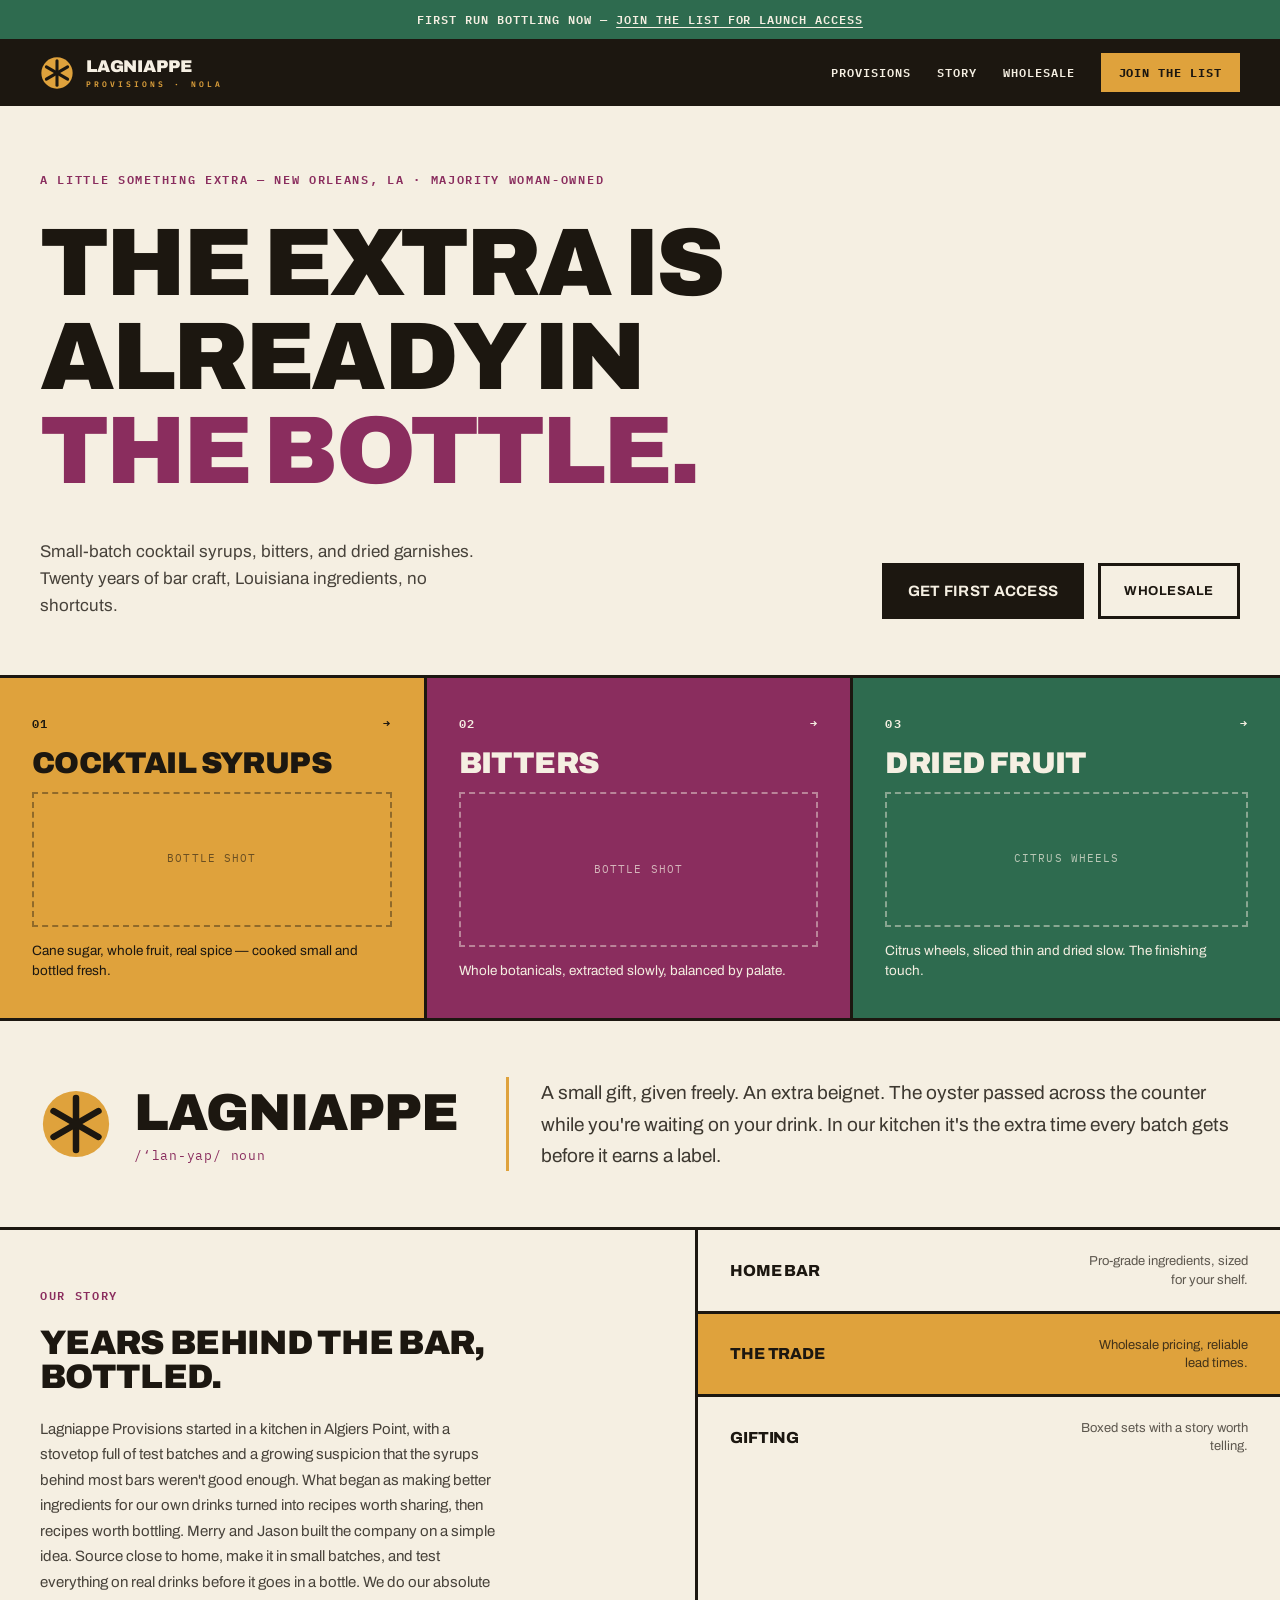
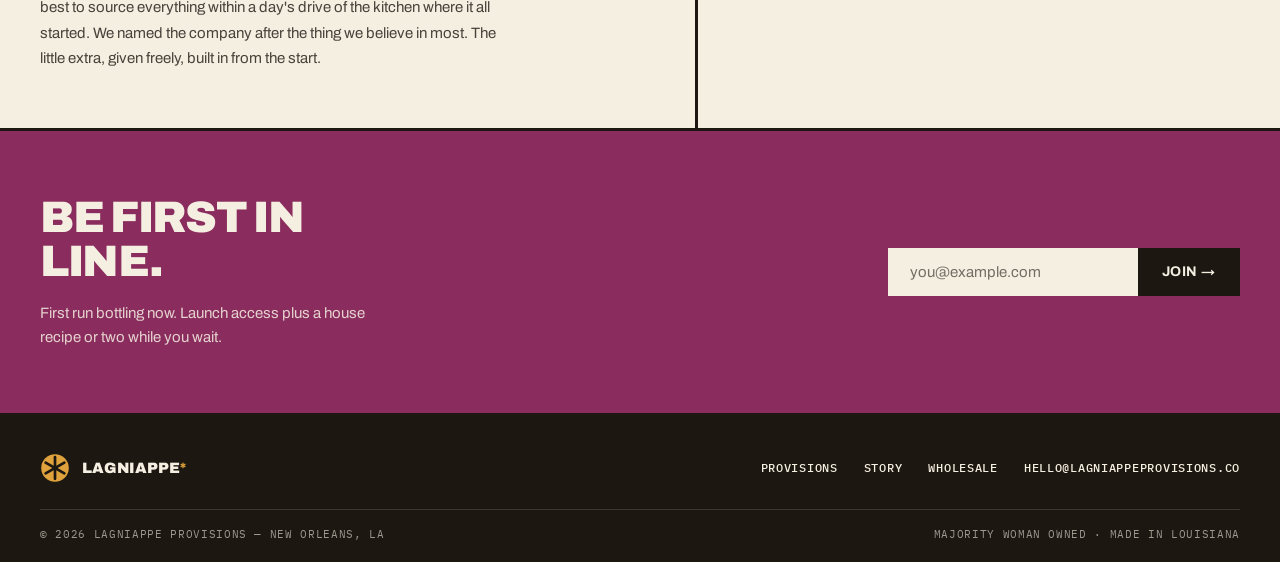
<file: index.html>
<!DOCTYPE html>
<html lang="en">
<head>
  <meta charset="UTF-8" />
  <meta name="viewport" content="width=device-width, initial-scale=1.0" />
  <title>Lagniappe Provisions | The extra is already in the bottle.</title>
  <meta name="description" content="Small-batch cocktail syrups, bitters, and dried fruit garnishes. Twenty years of bar craft, Louisiana ingredients, no shortcuts. Made in New Orleans, majority woman-owned." />
  <link rel="canonical" href="https://lagniappeprovisions.co/" />

  <link rel="preconnect" href="https://fonts.googleapis.com" />
  <link rel="preconnect" href="https://fonts.gstatic.com" crossorigin />
  <link href="https://fonts.googleapis.com/css2?family=Archivo:wght@400;500;600;700;800;900&family=IBM+Plex+Mono:wght@400;500;600;700&display=swap" rel="stylesheet" />
  <link rel="icon" type="image/svg+xml" href="/favicon.svg" />
  <link rel="stylesheet" href="/styles.css" />

  <meta property="og:title" content="Lagniappe Provisions | The extra is already in the bottle." />
  <meta property="og:description" content="Small-batch cocktail syrups, bitters, and dried fruit garnishes. Twenty years of bar craft, Louisiana ingredients, no shortcuts." />
  <meta property="og:url" content="https://lagniappeprovisions.co/" />
  <meta property="og:type" content="website" />
  <meta property="og:site_name" content="Lagniappe Provisions" />
  <meta name="twitter:card" content="summary" />
  <meta name="twitter:title" content="Lagniappe Provisions | The extra is already in the bottle." />
  <meta name="twitter:description" content="Small-batch cocktail syrups, bitters, and dried fruit garnishes. Twenty years of bar craft, Louisiana ingredients, no shortcuts." />

  <script type="application/ld+json">
  {
    "@context": "https://schema.org",
    "@type": "Organization",
    "name": "Lagniappe Provisions",
    "url": "https://lagniappeprovisions.co/",
    "email": "hello@lagniappeprovisions.co",
    "description": "Small-batch cocktail syrups, bitters, and dried fruit garnishes, made in New Orleans.",
    "address": { "@type": "PostalAddress", "addressLocality": "New Orleans", "addressRegion": "LA", "addressCountry": "US" }
  }
  </script>
</head>
<body>

  <script>
    // Set formEndpoint to a Formspree/Buttondown URL to enable direct signup.
    // showAnnouncement toggles the green announcement bar (default true).
    window.LP_CONFIG = {
      formEndpoint: '',
      contactEmail: 'hello@lagniappeprovisions.co',
      showAnnouncement: true
    };
  </script>

  <a class="skip-link" href="#main">Skip to content</a>

  <!-- ====== ANNOUNCEMENT BAR ====== -->
  <div class="announce" role="region" aria-label="Announcement">
    First run bottling now — <a href="#signup">join the list for launch access</a>
  </div>

  <!-- ====== NAV ====== -->
  <nav class="nav" aria-label="Primary">
    <a href="/" class="logo-lockup" aria-label="Lagniappe Provisions home">
      <svg class="logo-coin" width="34" height="34" viewBox="0 0 100 100" aria-hidden="true">
        <circle cx="50" cy="50" r="46" fill="#DFA23C"/>
        <g stroke="#1C1710" stroke-width="9" stroke-linecap="round">
          <line x1="50" y1="14" x2="50" y2="86"/>
          <line x1="18.8" y1="32" x2="81.2" y2="68"/>
          <line x1="81.2" y1="32" x2="18.8" y2="68"/>
        </g>
      </svg>
      <span class="logo-words">
        <span class="logo-word">Lagniappe</span>
        <span class="logo-sub">Provisions · NOLA</span>
      </span>
    </a>

    <button class="nav-toggle" aria-label="Toggle menu" aria-expanded="false" aria-controls="nav-links">
      <span></span><span></span><span></span>
    </button>

    <div class="nav-links" id="nav-links">
      <a class="nav-link" href="/products/spiced-cane-syrup.html">Provisions</a>
      <a class="nav-link" href="#story">Story</a>
      <a class="nav-link" href="#" aria-disabled="true" onclick="return false;">Wholesale</a>
      <a class="btn-join" href="#signup">Join the List</a>
    </div>
  </nav>

  <main id="main">

    <!-- ====== HERO ====== -->
    <header class="hero">
      <p class="eyebrow hero-eyebrow">A little something extra — New Orleans, LA · Majority woman-owned</p>
      <h1 class="display hero-title">
        The Extra Is<br />
        Already In<br />
        <span class="line-purple">The Bottle.</span>
      </h1>
      <div class="hero-lower">
        <p class="hero-body">Small-batch cocktail syrups, bitters, and dried garnishes. Twenty years of bar craft, Louisiana ingredients, no shortcuts.</p>
        <div class="hero-actions">
          <a class="btn btn-fill" href="#signup">Get First Access</a>
          <a class="btn btn-outline" href="#" aria-disabled="true" onclick="return false;">Wholesale</a>
        </div>
      </div>
    </header>

    <!-- ====== PRODUCT BLOCKS ====== -->
    <section class="product-blocks" aria-label="What we make">
      <a class="pblock pblock-gold" href="/products/spiced-cane-syrup.html">
        <div class="pblock-index"><span>01</span><span>&rarr;</span></div>
        <h2 class="pblock-title">Cocktail Syrups</h2>
        <div class="placeholder">bottle shot</div>
        <p class="pblock-desc">Cane sugar, whole fruit, real spice — cooked small and bottled fresh.</p>
      </a>
      <div class="pblock pblock-purple">
        <div class="pblock-index"><span>02</span><span>&rarr;</span></div>
        <h2 class="pblock-title">Bitters</h2>
        <div class="placeholder">bottle shot</div>
        <p class="pblock-desc">Whole botanicals, extracted slowly, balanced by palate.</p>
      </div>
      <div class="pblock pblock-green">
        <div class="pblock-index"><span>03</span><span>&rarr;</span></div>
        <h2 class="pblock-title">Dried Fruit</h2>
        <div class="placeholder">citrus wheels</div>
        <p class="pblock-desc">Citrus wheels, sliced thin and dried slow. The finishing touch.</p>
      </div>
    </section>

    <!-- ====== DEFINITION BAND ====== -->
    <section class="definition" id="lagniappe" aria-label="Definition of lagniappe">
      <div class="def-left">
        <svg class="logo-coin" width="72" height="72" viewBox="0 0 100 100" aria-hidden="true">
          <circle cx="50" cy="50" r="46" fill="#DFA23C"/>
          <g stroke="#1C1710" stroke-width="9" stroke-linecap="round">
            <line x1="50" y1="14" x2="50" y2="86"/>
            <line x1="18.8" y1="32" x2="81.2" y2="68"/>
            <line x1="81.2" y1="32" x2="18.8" y2="68"/>
          </g>
        </svg>
        <p class="def-word">Lagniappe<span class="def-pron">/&lsquo;lan-yap/ noun</span></p>
      </div>
      <p class="def-body">A small gift, given freely. An extra beignet. The oyster passed across the counter while you're waiting on your drink. In our kitchen it's the extra time every batch gets before it earns a label.</p>
    </section>

    <!-- ====== STORY + AUDIENCES ====== -->
    <section class="story" id="story">
      <div class="story-main">
        <p class="eyebrow story-eyebrow">Our Story</p>
        <h2 class="story-title">Years Behind The Bar, Bottled.</h2>
        <p class="story-body">Lagniappe Provisions started in a kitchen in Algiers Point, with a stovetop full of test batches and a growing suspicion that the syrups behind most bars weren't good enough. What began as making better ingredients for our own drinks turned into recipes worth sharing, then recipes worth bottling.
Merry and Jason built the company on a simple idea. Source close to home, make it in small batches, and test everything on real drinks before it goes in a bottle. We do our absolute best to source everything within a day's drive of the kitchen where it all started.
We named the company after the thing we believe in most. The little extra, given freely, built in from the start.</p>
      </div>
      <div class="audiences">
        <div class="aud-row">
          <span class="aud-label">Home Bar</span>
          <span class="aud-note">Pro-grade ingredients, sized for your shelf.</span>
        </div>
        <div class="aud-row aud-gold">
          <span class="aud-label">The Trade</span>
          <span class="aud-note">Wholesale pricing, reliable lead times.</span>
        </div>
        <div class="aud-row">
          <span class="aud-label">Gifting</span>
          <span class="aud-note">Boxed sets with a story worth telling.</span>
        </div>
      </div>
    </section>

    <!-- ====== SIGNUP BAND ====== -->
    <section class="signup" id="signup">
      <div class="signup-left">
        <h2 class="signup-title">Be First In Line.</h2>
        <p class="signup-copy">First run bottling now. Launch access plus a house recipe or two while you wait.</p>
      </div>
      <form class="signup-form" id="signup-form" novalidate>
        <label class="visually-hidden" for="signup-email">Email address</label>
        <input id="signup-email" name="email" type="email" required autocomplete="email" placeholder="you@example.com" />
        <button type="submit" class="btn-signup">Join &rarr;</button>
      </form>
      <div class="signup-done" id="signup-done" hidden>&#10022; You&rsquo;re on the list. Lagniappe coming your way.</div>
    </section>

  </main>

  <!-- ====== FOOTER ====== -->
  <footer class="footer">
    <div class="footer-top">
      <a href="/" class="logo-lockup logo-footer" aria-label="Lagniappe Provisions home">
        <svg class="logo-coin" width="30" height="30" viewBox="0 0 100 100" aria-hidden="true">
          <circle cx="50" cy="50" r="46" fill="#DFA23C"/>
          <g stroke="#1C1710" stroke-width="9" stroke-linecap="round">
            <line x1="50" y1="14" x2="50" y2="86"/>
            <line x1="18.8" y1="32" x2="81.2" y2="68"/>
            <line x1="81.2" y1="32" x2="18.8" y2="68"/>
          </g>
        </svg>
        <span class="logo-word">Lagniappe<span class="logo-star">*</span></span>
      </a>
      <div class="footer-links">
        <a href="/products/spiced-cane-syrup.html">Provisions</a>
        <a href="#story">Story</a>
        <a href="#" aria-disabled="true" onclick="return false;">Wholesale</a>
        <a href="mailto:hello@lagniappeprovisions.co">hello@lagniappeprovisions.co</a>
      </div>
    </div>
    <hr class="footer-divider" />
    <div class="footer-legal">
      <span>&copy; <span id="year">2026</span> Lagniappe Provisions — New Orleans, LA</span>
      <span>Majority woman owned · Made in Louisiana</span>
    </div>
  </footer>

  <script src="/site.js"></script>
</body>
</html>
</file>
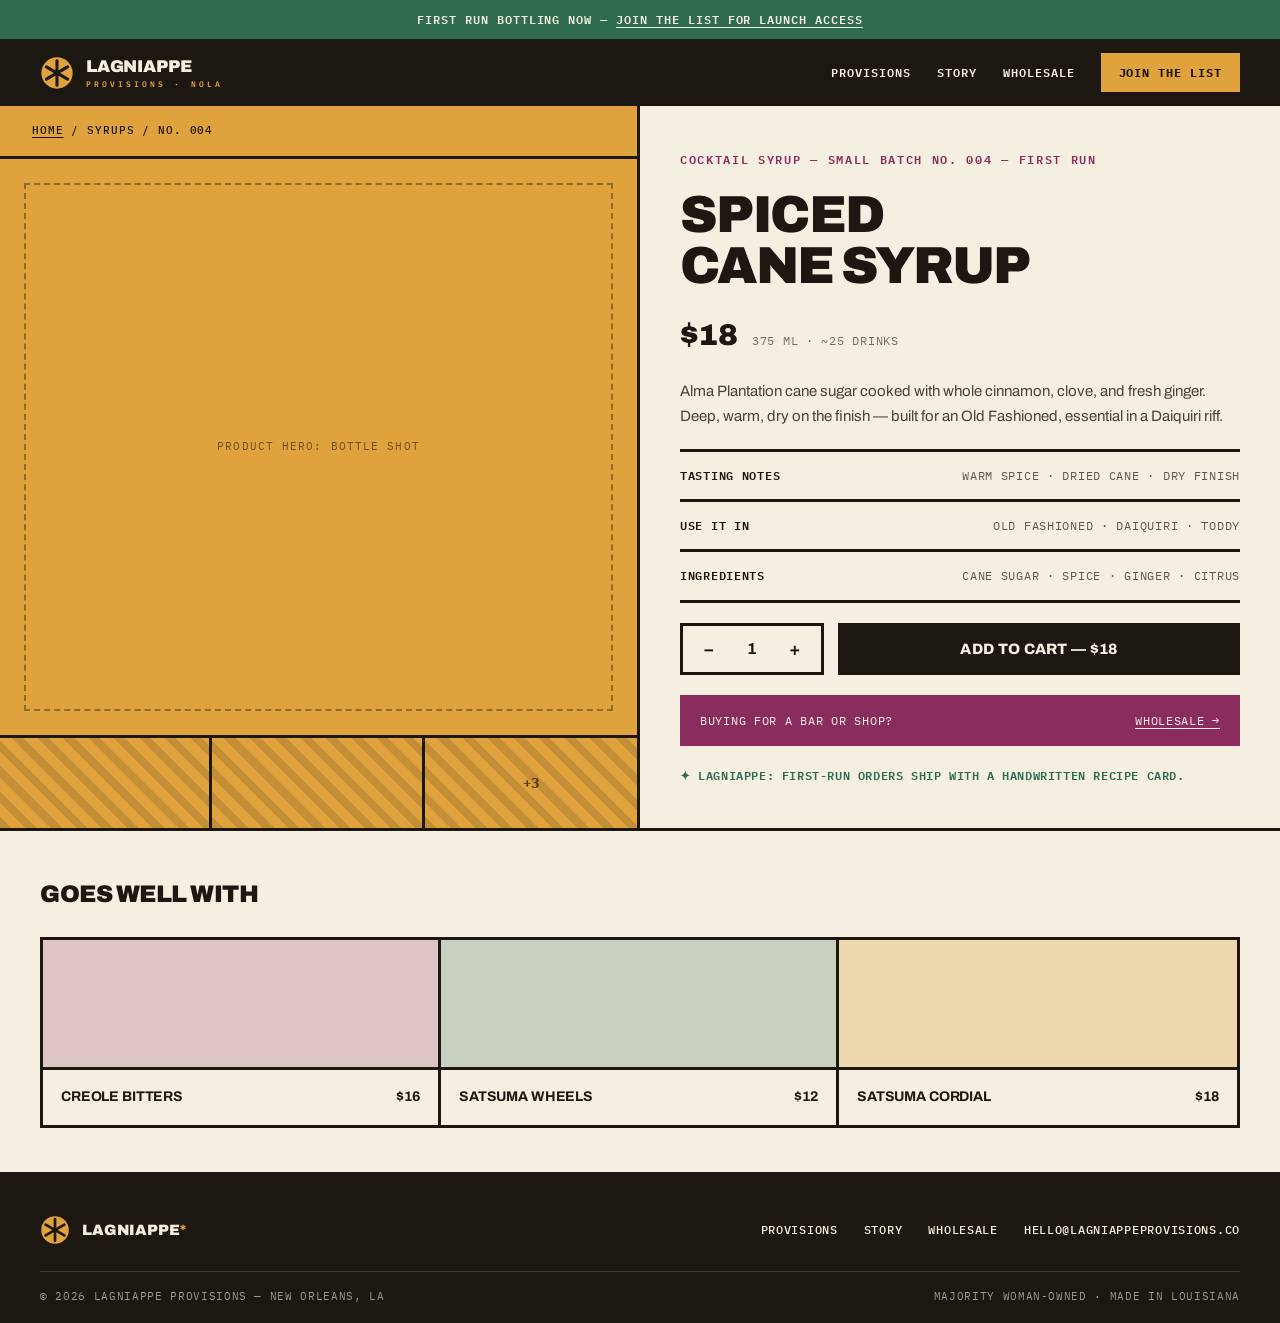
<file: products/spiced-cane-syrup.html>
<!DOCTYPE html>
<html lang="en">
<head>
  <meta charset="UTF-8" />
  <meta name="viewport" content="width=device-width, initial-scale=1.0" />
  <title>Spiced Cane Syrup | Lagniappe Provisions</title>
  <meta name="description" content="Alma Plantation cane sugar cooked with whole cinnamon, clove, and fresh ginger. Deep, warm, dry on the finish — built for an Old Fashioned, essential in a Daiquiri riff. 375 ml, small batch, first run." />
  <link rel="canonical" href="https://lagniappeprovisions.co/products/spiced-cane-syrup.html" />

  <link rel="preconnect" href="https://fonts.googleapis.com" />
  <link rel="preconnect" href="https://fonts.gstatic.com" crossorigin />
  <link href="https://fonts.googleapis.com/css2?family=Archivo:wght@400;500;600;700;800;900&family=IBM+Plex+Mono:wght@400;500;600;700&display=swap" rel="stylesheet" />
  <link rel="icon" type="image/svg+xml" href="/favicon.svg" />
  <link rel="stylesheet" href="/styles.css" />

  <meta property="og:title" content="Spiced Cane Syrup | Lagniappe Provisions" />
  <meta property="og:description" content="Alma Plantation cane sugar cooked with whole cinnamon, clove, and fresh ginger. Deep, warm, dry on the finish." />
  <meta property="og:url" content="https://lagniappeprovisions.co/products/spiced-cane-syrup.html" />
  <meta property="og:type" content="product" />
  <meta property="og:site_name" content="Lagniappe Provisions" />
  <meta name="twitter:card" content="summary" />
  <meta name="twitter:title" content="Spiced Cane Syrup | Lagniappe Provisions" />
  <meta name="twitter:description" content="Alma Plantation cane sugar cooked with whole cinnamon, clove, and fresh ginger. Deep, warm, dry on the finish." />

  <script type="application/ld+json">
  {
    "@context": "https://schema.org",
    "@type": "Product",
    "name": "Spiced Cane Syrup",
    "description": "Alma Plantation cane sugar cooked with whole cinnamon, clove, and fresh ginger. Deep, warm, dry on the finish — built for an Old Fashioned, essential in a Daiquiri riff.",
    "brand": { "@type": "Brand", "name": "Lagniappe Provisions" },
    "offers": { "@type": "Offer", "price": "18.00", "priceCurrency": "USD", "availability": "https://schema.org/PreOrder" }
  }
  </script>
</head>
<body>

  <script>
    window.LP_CONFIG = {
      formEndpoint: '',
      contactEmail: 'hello@lagniappeprovisions.co',
      showAnnouncement: true
    };
  </script>

  <a class="skip-link" href="#main">Skip to content</a>

  <!-- ====== ANNOUNCEMENT BAR ====== -->
  <div class="announce" role="region" aria-label="Announcement">
    First run bottling now — <a href="/#signup">join the list for launch access</a>
  </div>

  <!-- ====== NAV ====== -->
  <nav class="nav" aria-label="Primary">
    <a href="/" class="logo-lockup" aria-label="Lagniappe Provisions home">
      <svg class="logo-coin" width="34" height="34" viewBox="0 0 100 100" aria-hidden="true">
        <circle cx="50" cy="50" r="46" fill="#DFA23C"/>
        <g stroke="#1C1710" stroke-width="9" stroke-linecap="round">
          <line x1="50" y1="14" x2="50" y2="86"/>
          <line x1="18.8" y1="32" x2="81.2" y2="68"/>
          <line x1="81.2" y1="32" x2="18.8" y2="68"/>
        </g>
      </svg>
      <span class="logo-words">
        <span class="logo-word">Lagniappe</span>
        <span class="logo-sub">Provisions · NOLA</span>
      </span>
    </a>

    <button class="nav-toggle" aria-label="Toggle menu" aria-expanded="false" aria-controls="nav-links">
      <span></span><span></span><span></span>
    </button>

    <div class="nav-links" id="nav-links">
      <a class="nav-link" href="/products/spiced-cane-syrup.html">Provisions</a>
      <a class="nav-link" href="/#story">Story</a>
      <a class="nav-link" href="#" aria-disabled="true" onclick="return false;">Wholesale</a>
      <a class="btn-join" href="/#signup">Join the List</a>
    </div>
  </nav>

  <main id="main">

    <!-- ====== PRODUCT ====== -->
    <section class="product">
      <!-- Left: media -->
      <div class="product-media">
        <div class="breadcrumb"><a href="/">Home</a> / Syrups / No. 004</div>
        <div class="product-hero">
          <div class="placeholder">product hero: bottle shot</div>
        </div>
        <div class="thumb-strip">
          <div class="thumb" aria-hidden="true"></div>
          <div class="thumb" aria-hidden="true"></div>
          <div class="thumb">+3</div>
        </div>
      </div>

      <!-- Right: info -->
      <div class="product-info">
        <p class="eyebrow">Cocktail Syrup — Small Batch No. 004 — First Run</p>
        <h1 class="product-title">Spiced<br />Cane Syrup</h1>

        <div class="price-row">
          <span class="price">$18</span>
          <span class="price-meta">375 ml · ~25 drinks</span>
        </div>

        <p class="product-body">Alma Plantation cane sugar cooked with whole cinnamon, clove, and fresh ginger. Deep, warm, dry on the finish — built for an Old Fashioned, essential in a Daiquiri riff.</p>

        <div class="specs">
          <div class="spec-row">
            <span class="spec-label">Tasting Notes</span>
            <span class="spec-value">Warm Spice · Dried Cane · Dry Finish</span>
          </div>
          <div class="spec-row">
            <span class="spec-label">Use It In</span>
            <span class="spec-value">Old Fashioned · Daiquiri · Toddy</span>
          </div>
          <div class="spec-row">
            <span class="spec-label">Ingredients</span>
            <span class="spec-value">Cane Sugar · Spice · Ginger · Citrus</span>
          </div>
        </div>

        <div class="purchase">
          <div class="qty" role="group" aria-label="Quantity">
            <button id="qty-minus" type="button" aria-label="Decrease quantity">−</button>
            <span class="qty-value" id="qty-value" aria-live="polite">1</span>
            <button id="qty-plus" type="button" aria-label="Increase quantity">+</button>
          </div>
          <button class="btn-cart" id="add-to-cart" type="button" data-unit-price="18">Add to Cart — $18</button>
        </div>

        <div class="wholesale-banner">
          <span>Buying for a bar or shop?</span>
          <a href="#" aria-disabled="true" onclick="return false;">Wholesale &rarr;</a>
        </div>

        <p class="product-note">&#10022; Lagniappe: First-run orders ship with a handwritten recipe card.</p>
      </div>
    </section>

    <!-- ====== GOES WELL WITH ====== -->
    <section class="related" aria-label="Goes well with">
      <h2 class="related-title">Goes Well With</h2>
      <div class="related-grid">
        <a class="related-card" href="#" onclick="return false;">
          <div class="related-swatch swatch-purple"></div>
          <div class="related-meta"><span>Creole Bitters</span><span>$16</span></div>
        </a>
        <a class="related-card" href="#" onclick="return false;">
          <div class="related-swatch swatch-green"></div>
          <div class="related-meta"><span>Satsuma Wheels</span><span>$12</span></div>
        </a>
        <a class="related-card" href="#" onclick="return false;">
          <div class="related-swatch swatch-gold"></div>
          <div class="related-meta"><span>Satsuma Cordial</span><span>$18</span></div>
        </a>
      </div>
    </section>

  </main>

  <!-- ====== FOOTER ====== -->
  <footer class="footer">
    <div class="footer-top">
      <a href="/" class="logo-lockup logo-footer" aria-label="Lagniappe Provisions home">
        <svg class="logo-coin" width="30" height="30" viewBox="0 0 100 100" aria-hidden="true">
          <circle cx="50" cy="50" r="46" fill="#DFA23C"/>
          <g stroke="#1C1710" stroke-width="9" stroke-linecap="round">
            <line x1="50" y1="14" x2="50" y2="86"/>
            <line x1="18.8" y1="32" x2="81.2" y2="68"/>
            <line x1="81.2" y1="32" x2="18.8" y2="68"/>
          </g>
        </svg>
        <span class="logo-word">Lagniappe<span class="logo-star">*</span></span>
      </a>
      <div class="footer-links">
        <a href="/products/spiced-cane-syrup.html">Provisions</a>
        <a href="/#story">Story</a>
        <a href="#" aria-disabled="true" onclick="return false;">Wholesale</a>
        <a href="mailto:hello@lagniappeprovisions.co">hello@lagniappeprovisions.co</a>
      </div>
    </div>
    <hr class="footer-divider" />
    <div class="footer-legal">
      <span>&copy; <span id="year">2026</span> Lagniappe Provisions — New Orleans, LA</span>
      <span>Majority woman-owned · Made in Louisiana</span>
    </div>
  </footer>

  <script src="/site.js"></script>
</body>
</html>
</file>
<file: styles.css>
/* ==========================================================================
   Lagniappe Provisions — lagniappeprovisions.co
   "Second Line" redesign: bold editorial, oversized uppercase display,
   flat Mardi Gras-adjacent color blocks, 3px ink rules, zero radius.
   ========================================================================== */

:root {
  --ink: #1c1710;
  --cream: #f5efe2;
  --gold: #dfa23c;
  --gold-hover: #e8b84b;
  --purple: #8a2d5e;
  --purple-hover: #9c3a6e;
  --green: #2e6b4f;
  --green-hover: #377a5c;
  --card-hover: #efe6d2;

  --ink-60: rgba(28, 23, 16, 0.6);
  --ink-70: rgba(28, 23, 16, 0.7);
  --ink-80: rgba(28, 23, 16, 0.8);
  --ink-85: rgba(28, 23, 16, 0.85);
  --cream-60: rgba(245, 239, 226, 0.6);
  --cream-70: rgba(245, 239, 226, 0.7);
  --cream-80: rgba(245, 239, 226, 0.8);
  --cream-85: rgba(245, 239, 226, 0.85);

  --rule-w: 3px;
  --nav-h: 70px;

  --font-display: "Archivo", "Arial Narrow", system-ui, sans-serif;
  --font-mono: "IBM Plex Mono", ui-monospace, "Courier New", monospace;
}

* { margin: 0; padding: 0; box-sizing: border-box; }

html {
  scroll-behavior: smooth;
  scroll-padding-top: var(--nav-h);
  -webkit-text-size-adjust: 100%;
}

body {
  font-family: var(--font-display);
  background: var(--cream);
  color: var(--ink);
  line-height: 1.6;
  -webkit-font-smoothing: antialiased;
  text-rendering: optimizeLegibility;
}

::selection { background: var(--gold); color: var(--ink); }

a { color: inherit; text-decoration: none; }
button { font-family: inherit; cursor: pointer; }
img { max-width: 100%; display: block; }

/* ---------- Accessibility helpers ---------- */

.skip-link {
  position: absolute;
  left: -9999px;
  top: 0;
  background: var(--ink);
  color: var(--cream);
  padding: 10px 18px;
  z-index: 200;
  font-family: var(--font-mono);
  font-size: 12px;
  letter-spacing: 0.06em;
  text-transform: uppercase;
}
.skip-link:focus { left: 12px; top: 12px; }

.visually-hidden {
  position: absolute;
  width: 1px; height: 1px;
  overflow: hidden;
  clip: rect(0 0 0 0);
  white-space: nowrap;
}

:focus-visible {
  outline: 3px solid var(--purple);
  outline-offset: 2px;
}

/* ==========================================================================
   Logo
   ========================================================================== */

.logo-lockup { display: inline-flex; align-items: center; gap: 12px; }
.logo-coin { flex-shrink: 0; display: block; }
.logo-words { display: flex; flex-direction: column; line-height: 1; }
.logo-word {
  font-family: var(--font-display);
  font-weight: 900;
  font-size: 17px;
  text-transform: uppercase;
  letter-spacing: -0.01em;
  color: inherit;
}
.logo-sub {
  font-family: var(--font-mono);
  font-weight: 600;
  font-size: 8px;
  letter-spacing: 0.38em;
  text-transform: uppercase;
  color: var(--gold);
  margin-top: 5px;
}

/* Footer variant: "LAGNIAPPE*" single line */
.logo-footer .logo-word { font-size: 15px; }
.logo-footer .logo-star { color: var(--gold); }

/* ==========================================================================
   Shared chrome
   ========================================================================== */

/* Announcement bar */
.announce {
  background: var(--green);
  color: var(--cream);
  text-align: center;
  padding: 10px 16px;
  font-family: var(--font-mono);
  font-weight: 600;
  font-size: 12px;
  letter-spacing: 0.08em;
  text-transform: uppercase;
}
.announce a {
  color: inherit;
  text-decoration: underline;
  text-underline-offset: 3px;
}
.announce a:hover { color: var(--ink); }

/* Nav */
.nav {
  position: sticky;
  top: 0;
  z-index: 50;
  background: var(--ink);
  color: var(--cream);
  display: flex;
  align-items: center;
  justify-content: space-between;
  gap: 20px;
  padding: 14px 40px;
}
.nav .logo-word { color: var(--cream); }

.nav-links { display: flex; align-items: center; gap: 26px; }
.nav-link {
  font-family: var(--font-mono);
  font-weight: 600;
  font-size: 12px;
  letter-spacing: 0.08em;
  text-transform: uppercase;
  color: var(--cream);
  transition: color 0.15s ease;
}
.nav-link:hover { color: var(--gold); }

.btn-join {
  background: var(--gold);
  color: var(--ink);
  font-family: var(--font-mono);
  font-weight: 700;
  font-size: 12px;
  letter-spacing: 0.08em;
  text-transform: uppercase;
  padding: 10px 18px;
  border: none;
  transition: background 0.15s ease, color 0.15s ease;
}
.btn-join:hover { background: var(--cream); color: var(--ink); }

.nav-toggle {
  display: none;
  background: none;
  border: 0;
  padding: 8px;
}
.nav-toggle span {
  display: block;
  width: 24px; height: 3px;
  background: var(--cream);
  margin: 5px 0;
  transition: transform 0.2s ease, opacity 0.2s ease;
}
.nav-toggle.open span:nth-child(1) { transform: translateY(8px) rotate(45deg); }
.nav-toggle.open span:nth-child(2) { opacity: 0; }
.nav-toggle.open span:nth-child(3) { transform: translateY(-8px) rotate(-45deg); }

/* Footer */
.footer {
  background: var(--ink);
  color: var(--cream);
  padding: 40px 40px 18px;
}
.footer-top {
  display: flex;
  align-items: center;
  justify-content: space-between;
  gap: 24px 40px;
  flex-wrap: wrap;
}
.footer-links {
  display: flex;
  align-items: center;
  gap: 26px;
  flex-wrap: wrap;
}
.footer-links a {
  font-family: var(--font-mono);
  font-weight: 500;
  font-size: 12px;
  letter-spacing: 0.06em;
  text-transform: uppercase;
  color: var(--cream);
  transition: color 0.15s ease;
}
.footer-links a:hover { color: var(--gold); }
.footer-divider {
  border: none;
  border-top: 1px solid rgba(245, 239, 226, 0.15);
  margin: 26px 0 16px;
}
.footer-legal {
  display: flex;
  justify-content: space-between;
  gap: 12px 40px;
  flex-wrap: wrap;
  font-family: var(--font-mono);
  font-weight: 400;
  font-size: 11px;
  letter-spacing: 0.06em;
  text-transform: uppercase;
  color: var(--cream-60);
}

/* ==========================================================================
   Shared type helpers
   ========================================================================== */

.eyebrow {
  font-family: var(--font-mono);
  font-weight: 600;
  font-size: 12px;
  letter-spacing: 0.14em;
  text-transform: uppercase;
  color: var(--purple);
}

.display {
  font-family: var(--font-display);
  font-weight: 900;
  text-transform: uppercase;
  letter-spacing: -0.03em;
  line-height: 0.98;
}

/* ==========================================================================
   Buttons (shared)
   ========================================================================== */

.btn {
  display: inline-flex;
  align-items: center;
  justify-content: center;
  gap: 8px;
  font-family: var(--font-display);
  text-transform: uppercase;
  border: none;
  transition: background 0.15s ease, color 0.15s ease;
}
.btn-fill {
  background: var(--ink);
  color: var(--cream);
  font-weight: 700;
  font-size: 15px;
  letter-spacing: 0.02em;
  padding: 16px 26px;
}
.btn-fill:hover { background: var(--purple); }
.btn-outline {
  background: transparent;
  color: var(--ink);
  border: var(--rule-w) solid var(--ink);
  font-weight: 700;
  font-size: 13px;
  letter-spacing: 0.04em;
  padding: 13px 23px;
}
.btn-outline:hover { background: var(--ink); color: var(--cream); }

/* ==========================================================================
   Home — Hero
   ========================================================================== */

.hero {
  padding: 64px 40px 56px;
  border-bottom: var(--rule-w) solid var(--ink);
}
.hero-eyebrow { margin-bottom: 26px; }
.hero-title {
  font-size: clamp(2.75rem, 9vw, 96px);
}
.hero-title .line-purple { color: var(--purple); }

.hero-lower {
  display: flex;
  align-items: flex-end;
  justify-content: space-between;
  gap: 32px;
  flex-wrap: wrap;
  margin-top: 40px;
}
.hero-body {
  font-size: 17px;
  line-height: 1.6;
  color: var(--ink-80);
  max-width: 44ch;
}
.hero-actions { display: flex; gap: 14px; flex-wrap: wrap; }

/* ==========================================================================
   Home — Product blocks
   ========================================================================== */

.product-blocks {
  display: grid;
  grid-template-columns: repeat(3, 1fr);
  border-bottom: var(--rule-w) solid var(--ink);
}
.pblock {
  min-height: 340px;
  padding: 36px 32px;
  display: flex;
  flex-direction: column;
  gap: 14px;
  border-right: var(--rule-w) solid var(--ink);
  transition: background 0.15s ease;
}
.pblock:last-child { border-right: none; }

.pblock-gold   { background: var(--gold);   color: var(--ink); }
.pblock-gold:hover   { background: var(--gold-hover); }
.pblock-purple { background: var(--purple); color: var(--cream); }
.pblock-purple:hover { background: var(--purple-hover); }
.pblock-green  { background: var(--green);  color: var(--cream); }
.pblock-green:hover  { background: var(--green-hover); }

a.pblock { cursor: pointer; }

.pblock-index {
  display: flex;
  justify-content: space-between;
  font-family: var(--font-mono);
  font-weight: 600;
  font-size: 12px;
  letter-spacing: 0.1em;
}
.pblock-title {
  font-family: var(--font-display);
  font-weight: 900;
  font-size: 30px;
  text-transform: uppercase;
  letter-spacing: -0.02em;
  line-height: 1;
}
.pblock-desc { font-size: 13.5px; line-height: 1.55; }

/* Dashed image placeholder */
.placeholder {
  flex: 1;
  min-height: 120px;
  border: 2px dashed currentColor;
  display: flex;
  align-items: center;
  justify-content: center;
  text-align: center;
  font-family: var(--font-mono);
  font-size: 11px;
  letter-spacing: 0.1em;
  text-transform: uppercase;
  padding: 12px;
}
.pblock-gold   .placeholder { border-color: rgba(28, 23, 16, 0.4); color: var(--ink-60); }
.pblock-purple .placeholder,
.pblock-green  .placeholder { border-color: rgba(245, 239, 226, 0.45); color: var(--cream-70); }

/* ==========================================================================
   Home — Definition band
   ========================================================================== */

.definition {
  padding: 56px 40px;
  border-bottom: var(--rule-w) solid var(--ink);
  display: grid;
  grid-template-columns: auto 1fr;
  gap: 48px;
  align-items: center;
}
.def-left { display: flex; align-items: center; gap: 22px; }
.def-word {
  font-family: var(--font-display);
  font-weight: 900;
  font-size: 52px;
  text-transform: uppercase;
  letter-spacing: -0.02em;
  line-height: 1;
}
.def-pron {
  display: block;
  margin-top: 10px;
  font-family: var(--font-mono);
  font-weight: 400;
  font-size: 13px;
  letter-spacing: 0.06em;
  text-transform: lowercase;
  color: var(--purple);
}
.def-body {
  font-size: 19px;
  line-height: 1.65;
  color: var(--ink-85);
  border-left: var(--rule-w) solid var(--gold);
  padding-left: 32px;
}

/* ==========================================================================
   Home — Story + audiences
   ========================================================================== */

.story {
  display: grid;
  grid-template-columns: 1.2fr 1fr;
  border-bottom: var(--rule-w) solid var(--ink);
}
.story-main {
  padding: 56px 40px;
  border-right: var(--rule-w) solid var(--ink);
}
.story-eyebrow { margin-bottom: 20px; }
.story-title {
  font-family: var(--font-display);
  font-weight: 900;
  font-size: 34px;
  text-transform: uppercase;
  letter-spacing: -0.02em;
  line-height: 1.02;
  margin-bottom: 22px;
}
.story-body {
  font-size: 15px;
  line-height: 1.7;
  color: var(--ink-80);
  max-width: 52ch;
}

.audiences { display: flex; flex-direction: column; }
.aud-row {
  padding: 22px 32px;
  display: flex;
  align-items: center;
  justify-content: space-between;
  gap: 20px;
  border-bottom: var(--rule-w) solid var(--ink);
}
.aud-row:last-child { border-bottom: none; }
.aud-gold { background: var(--gold); }
.aud-label {
  font-family: var(--font-display);
  font-weight: 800;
  font-size: 16px;
  text-transform: uppercase;
  letter-spacing: -0.01em;
}
.aud-note {
  font-size: 13px;
  line-height: 1.4;
  color: var(--ink-70);
  text-align: right;
  max-width: 24ch;
}
.aud-gold .aud-note { color: var(--ink-80); }

/* ==========================================================================
   Home — Signup band
   ========================================================================== */

.signup {
  background: var(--purple);
  color: var(--cream);
  padding: 64px 40px;
  display: flex;
  align-items: center;
  justify-content: space-between;
  gap: 40px;
  flex-wrap: wrap;
}
.signup-left { max-width: 40ch; }
.signup-title {
  font-family: var(--font-display);
  font-weight: 900;
  font-size: 44px;
  text-transform: uppercase;
  letter-spacing: -0.03em;
  line-height: 1;
  margin-bottom: 18px;
}
.signup-copy { font-size: 15px; line-height: 1.6; color: var(--cream-85); }

.signup-form { display: flex; flex-wrap: wrap; }
.signup-form input {
  font-family: var(--font-display);
  font-size: 15px;
  padding: 16px 22px;
  width: 250px;
  border: none;
  background: var(--cream);
  color: var(--ink);
}
.signup-form input::placeholder { color: var(--ink-60); }
.signup-form input:focus { outline: 3px solid var(--gold); outline-offset: -3px; }
.btn-signup {
  background: var(--ink);
  color: var(--cream);
  font-family: var(--font-display);
  font-weight: 700;
  font-size: 14px;
  letter-spacing: 0.04em;
  text-transform: uppercase;
  padding: 16px 24px;
  border: none;
  transition: background 0.15s ease;
}
.btn-signup:hover { background: var(--green); }

.signup-done {
  border: var(--rule-w) solid var(--gold);
  color: var(--gold);
  font-family: var(--font-mono);
  font-weight: 700;
  font-size: 13px;
  letter-spacing: 0.06em;
  text-transform: uppercase;
  padding: 16px 22px;
  line-height: 1.4;
  max-width: 320px;
}
[hidden] { display: none !important; }

/* ==========================================================================
   Product page
   ========================================================================== */

.product {
  display: grid;
  grid-template-columns: 1fr 1fr;
  border-bottom: var(--rule-w) solid var(--ink);
}

/* Left gold column */
.product-media {
  background: var(--gold);
  color: var(--ink);
  border-right: var(--rule-w) solid var(--ink);
  display: flex;
  flex-direction: column;
}
.breadcrumb {
  padding: 16px 32px;
  border-bottom: var(--rule-w) solid var(--ink);
  font-family: var(--font-mono);
  font-weight: 500;
  font-size: 11px;
  letter-spacing: 0.08em;
  text-transform: uppercase;
}
.breadcrumb a { text-decoration: underline; text-underline-offset: 3px; }
.breadcrumb a:hover { color: var(--purple); }
.product-hero {
  min-height: 480px;
  flex: 1;
  border-bottom: var(--rule-w) solid var(--ink);
  display: flex;
  align-items: center;
  justify-content: center;
  padding: 24px;
}
.product-hero .placeholder {
  width: 100%;
  height: 100%;
  min-height: 320px;
  border-color: rgba(28, 23, 16, 0.4);
  color: var(--ink-60);
}
.thumb-strip {
  display: grid;
  grid-template-columns: repeat(3, 1fr);
}
.thumb {
  height: 90px;
  border-right: var(--rule-w) solid var(--ink);
  display: flex;
  align-items: center;
  justify-content: center;
  font-family: var(--font-mono);
  font-weight: 700;
  font-size: 14px;
  color: var(--ink-70);
  background-color: var(--gold);
  background-image: repeating-linear-gradient(
    45deg,
    rgba(28, 23, 16, 0.14) 0,
    rgba(28, 23, 16, 0.14) 8px,
    transparent 8px,
    transparent 18px
  );
}
.thumb:last-child { border-right: none; }

/* Right info column */
.product-info {
  padding: 44px 40px;
  display: flex;
  flex-direction: column;
  gap: 20px;
}
.product-title {
  font-family: var(--font-display);
  font-weight: 900;
  font-size: 52px;
  line-height: 0.98;
  text-transform: uppercase;
  letter-spacing: -0.03em;
}
.price-row { display: flex; align-items: baseline; gap: 14px; }
.price {
  font-family: var(--font-display);
  font-weight: 900;
  font-size: 30px;
}
.price-meta {
  font-family: var(--font-mono);
  font-size: 12px;
  letter-spacing: 0.06em;
  text-transform: uppercase;
  color: var(--ink-60);
}
.product-body { font-size: 15px; line-height: 1.65; color: var(--ink-80); }

.specs { display: flex; flex-direction: column; }
.spec-row {
  display: flex;
  justify-content: space-between;
  gap: 24px;
  padding: 14px 0;
  border-top: var(--rule-w) solid var(--ink);
  font-family: var(--font-mono);
  font-size: 12px;
  letter-spacing: 0.06em;
  text-transform: uppercase;
}
.spec-row:last-child { border-bottom: var(--rule-w) solid var(--ink); }
.spec-label { font-weight: 600; }
.spec-value { font-weight: 400; color: var(--ink-70); text-align: right; }

.purchase { display: flex; gap: 14px; flex-wrap: wrap; }
.qty {
  display: inline-flex;
  align-items: center;
  border: var(--rule-w) solid var(--ink);
}
.qty button {
  background: transparent;
  border: none;
  font-family: var(--font-display);
  font-weight: 700;
  font-size: 18px;
  line-height: 1;
  padding: 14px 20px;
  color: var(--ink);
  transition: background 0.15s ease, color 0.15s ease;
}
.qty button:hover { background: var(--purple); color: var(--cream); }
.qty-value {
  font-family: var(--font-display);
  font-weight: 700;
  font-size: 16px;
  min-width: 34px;
  text-align: center;
}
.btn-cart {
  flex: 1;
  background: var(--ink);
  color: var(--cream);
  font-family: var(--font-display);
  font-weight: 800;
  font-size: 15px;
  letter-spacing: 0.02em;
  text-transform: uppercase;
  border: none;
  padding: 14px 20px;
  min-width: 220px;
  transition: background 0.15s ease;
}
.btn-cart:hover { background: var(--purple); }

.wholesale-banner {
  background: var(--purple);
  color: var(--cream);
  padding: 16px 20px;
  font-family: var(--font-mono);
  font-size: 12px;
  letter-spacing: 0.06em;
  text-transform: uppercase;
  display: flex;
  align-items: center;
  justify-content: space-between;
  gap: 16px;
  flex-wrap: wrap;
}
.wholesale-banner a { text-decoration: underline; text-underline-offset: 3px; }
.wholesale-banner a:hover { color: var(--gold); }

.product-note {
  margin-top: auto;
  font-family: var(--font-mono);
  font-weight: 600;
  font-size: 12px;
  letter-spacing: 0.05em;
  text-transform: uppercase;
  color: var(--green);
  line-height: 1.5;
}

/* Goes well with */
.related {
  padding: 44px 40px;
  border-bottom: var(--rule-w) solid var(--ink);
}
.related-title {
  font-family: var(--font-display);
  font-weight: 900;
  font-size: 24px;
  text-transform: uppercase;
  letter-spacing: -0.02em;
  margin-bottom: 24px;
}
.related-grid {
  display: grid;
  grid-template-columns: repeat(3, 1fr);
  border: var(--rule-w) solid var(--ink);
}
.related-card {
  border-right: var(--rule-w) solid var(--ink);
  transition: background 0.15s ease;
}
.related-card:last-child { border-right: none; }
.related-card:hover { background: var(--card-hover); }
.related-swatch {
  height: 130px;
  border-bottom: var(--rule-w) solid var(--ink);
}
.swatch-purple { background: rgba(138, 45, 94, 0.22); }
.swatch-green  { background: rgba(46, 107, 79, 0.22); }
.swatch-gold   { background: rgba(223, 162, 60, 0.3); }
.related-meta {
  display: flex;
  justify-content: space-between;
  gap: 12px;
  padding: 16px 18px;
  font-family: var(--font-display);
  font-weight: 700;
  font-size: 14px;
  text-transform: uppercase;
  letter-spacing: -0.01em;
}

/* ==========================================================================
   404
   ========================================================================== */

.error-page {
  padding: 96px 40px;
  border-bottom: var(--rule-w) solid var(--ink);
  min-height: 50vh;
}
.error-code {
  font-family: var(--font-mono);
  font-weight: 600;
  font-size: 12px;
  letter-spacing: 0.14em;
  text-transform: uppercase;
  color: var(--purple);
  margin-bottom: 24px;
}
.error-title {
  font-family: var(--font-display);
  font-weight: 900;
  font-size: clamp(2.5rem, 8vw, 72px);
  text-transform: uppercase;
  letter-spacing: -0.03em;
  line-height: 0.98;
  margin-bottom: 24px;
}
.error-title .line-purple { color: var(--purple); }
.error-body {
  font-size: 17px;
  color: var(--ink-80);
  max-width: 44ch;
  margin-bottom: 32px;
}

/* ==========================================================================
   Responsive
   ========================================================================== */

@media (max-width: 860px) {
  .nav { padding: 12px 20px; }
  .hero,
  .definition,
  .story-main,
  .signup,
  .product-info,
  .related,
  .error-page { padding-left: 20px; padding-right: 20px; }
  .announce { font-size: 11px; }

  /* Collapsible nav */
  .nav-toggle { display: block; }
  .nav-links {
    display: none;
    position: absolute;
    top: 100%;
    left: 0;
    right: 0;
    background: var(--ink);
    flex-direction: column;
    align-items: stretch;
    gap: 0;
    border-top: var(--rule-w) solid var(--gold);
  }
  .nav-links.open { display: flex; }
  .nav-links .nav-link,
  .nav-links .btn-join {
    padding: 16px 20px;
    border-bottom: 1px solid rgba(245, 239, 226, 0.15);
  }
  .nav-links .btn-join { text-align: left; }

  /* Stack grids */
  .product-blocks { grid-template-columns: 1fr; }
  .pblock { border-right: none; border-bottom: var(--rule-w) solid var(--ink); min-height: 300px; }
  .product-blocks .pblock:last-child { border-bottom: none; }

  .definition { grid-template-columns: 1fr; gap: 28px; }
  .def-body { padding-left: 22px; }

  .story { grid-template-columns: 1fr; }
  .story-main { border-right: none; border-bottom: var(--rule-w) solid var(--ink); }

  .hero-title { font-size: clamp(2.5rem, 12vw, 72px); }

  .product { grid-template-columns: 1fr; }
  .product-media { border-right: none; border-bottom: var(--rule-w) solid var(--ink); }
  .product-hero { min-height: 360px; }
  .product-title { font-size: clamp(2.4rem, 11vw, 52px); }

  .related-grid { grid-template-columns: 1fr; }
  .related-card { border-right: none; border-bottom: var(--rule-w) solid var(--ink); }
  .related-grid .related-card:last-child { border-bottom: none; }

  .footer { padding: 32px 20px 18px; }
}

@media (max-width: 480px) {
  .hero-lower { flex-direction: column; align-items: flex-start; }
  .signup-form { width: 100%; }
  .signup-form input { flex: 1; width: auto; min-width: 0; }
  .purchase { flex-direction: column; }
  .btn-cart { min-width: 0; width: 100%; }
  .def-word { font-size: 40px; }
  .signup-title { font-size: 34px; }
}

@media (prefers-reduced-motion: reduce) {
  html { scroll-behavior: auto; }
  * { transition: none !important; }
}
</file>
